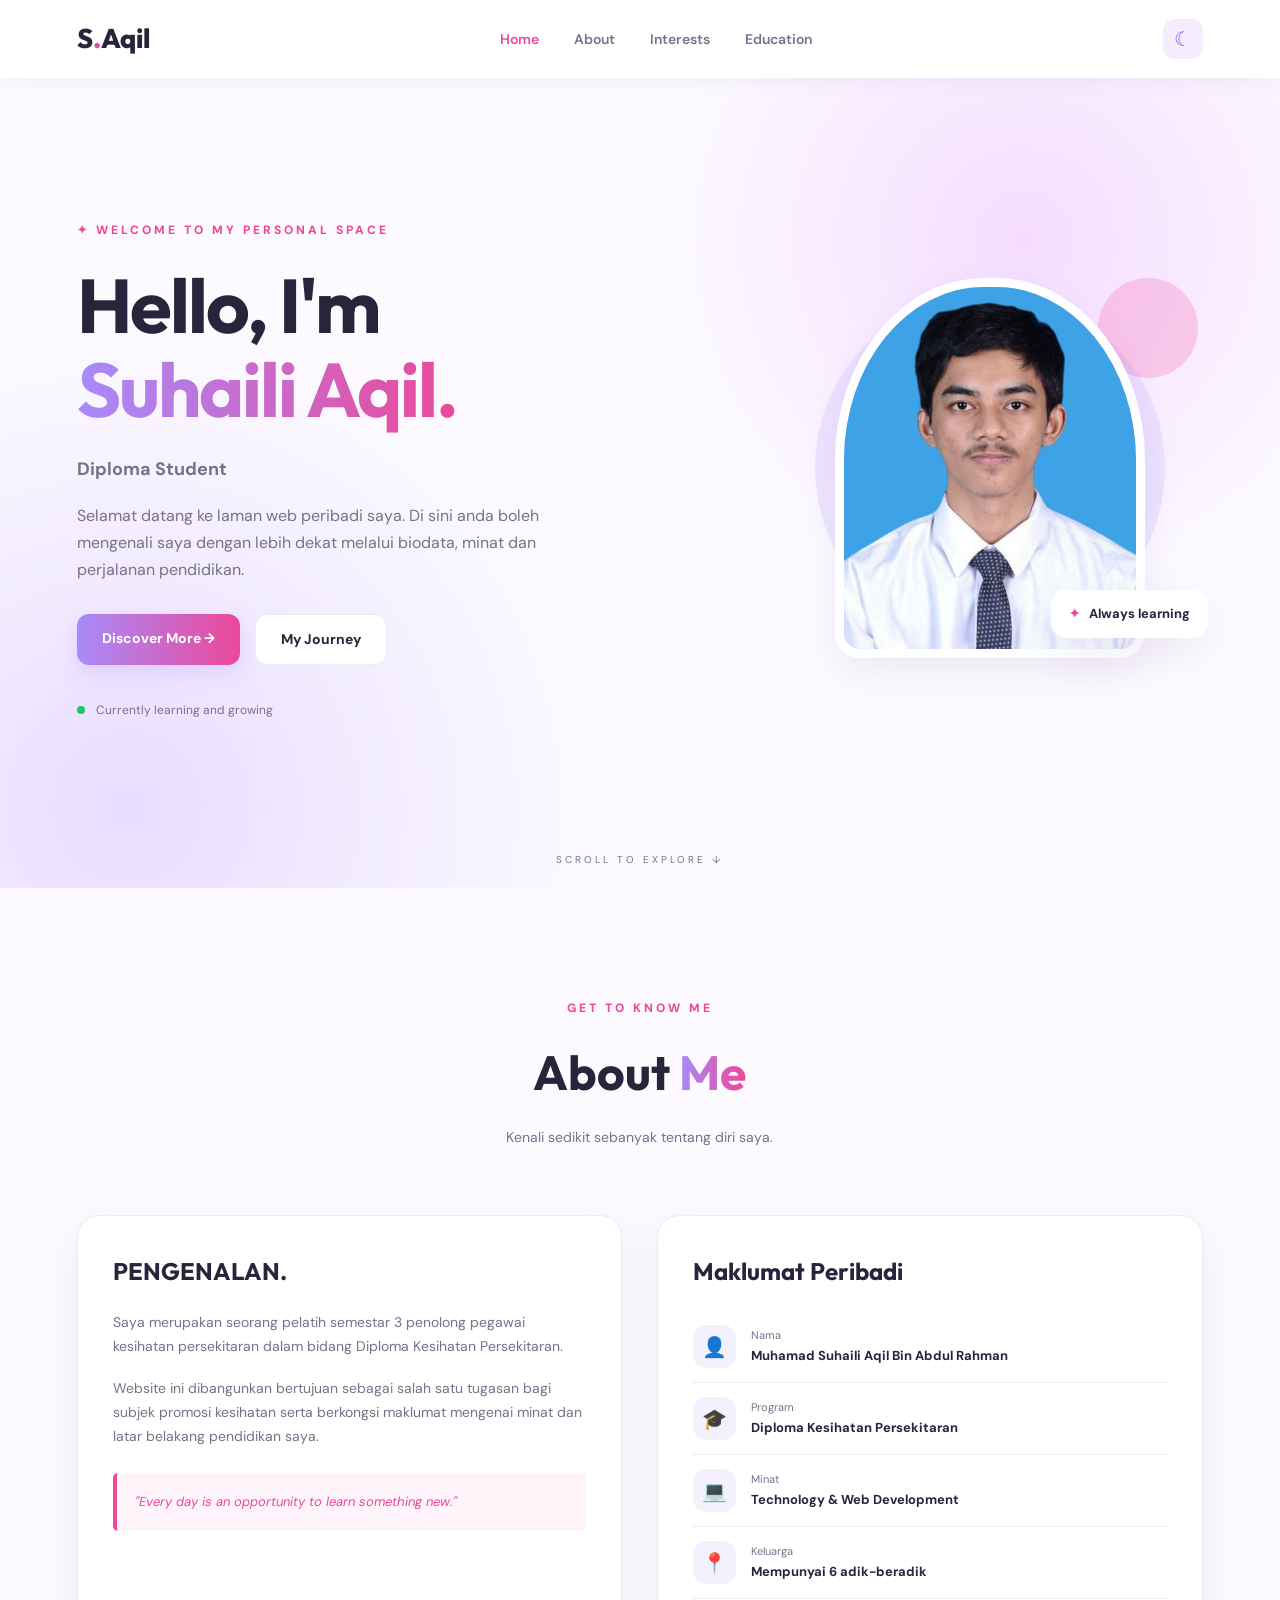
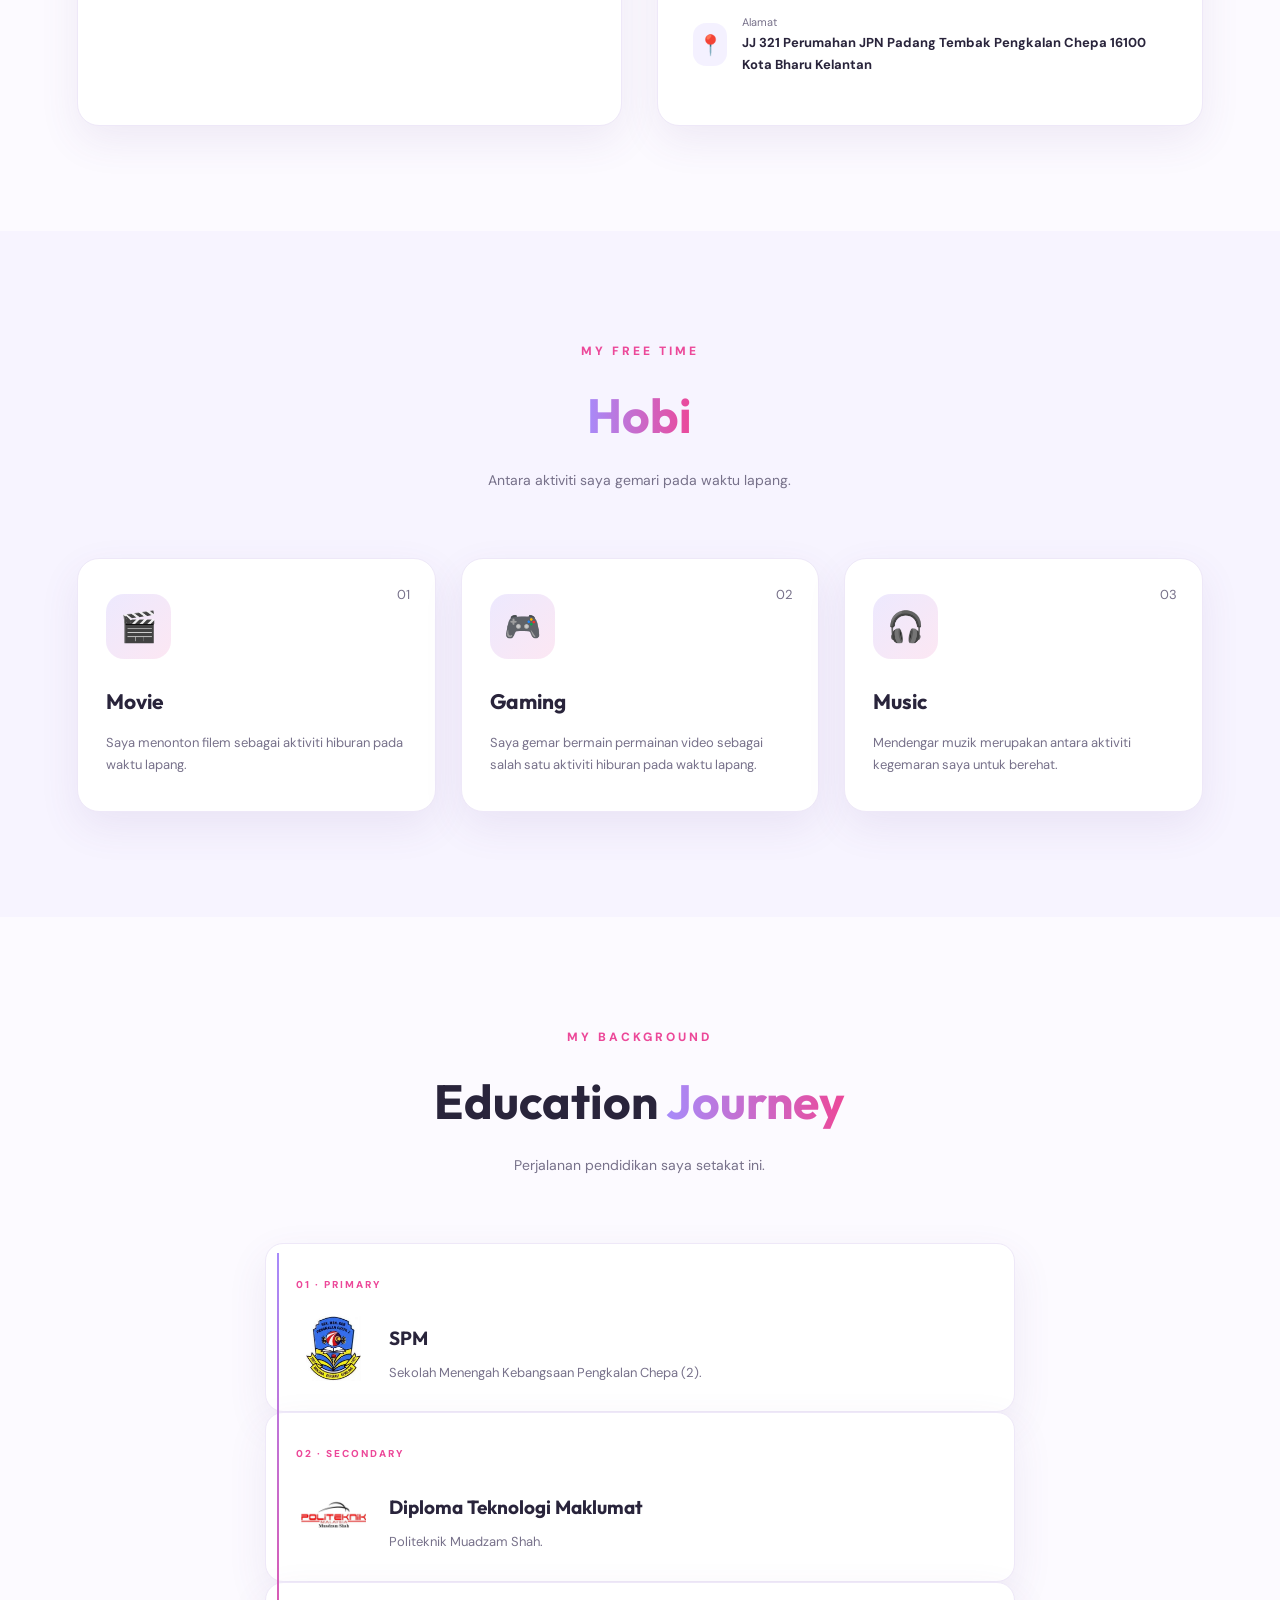
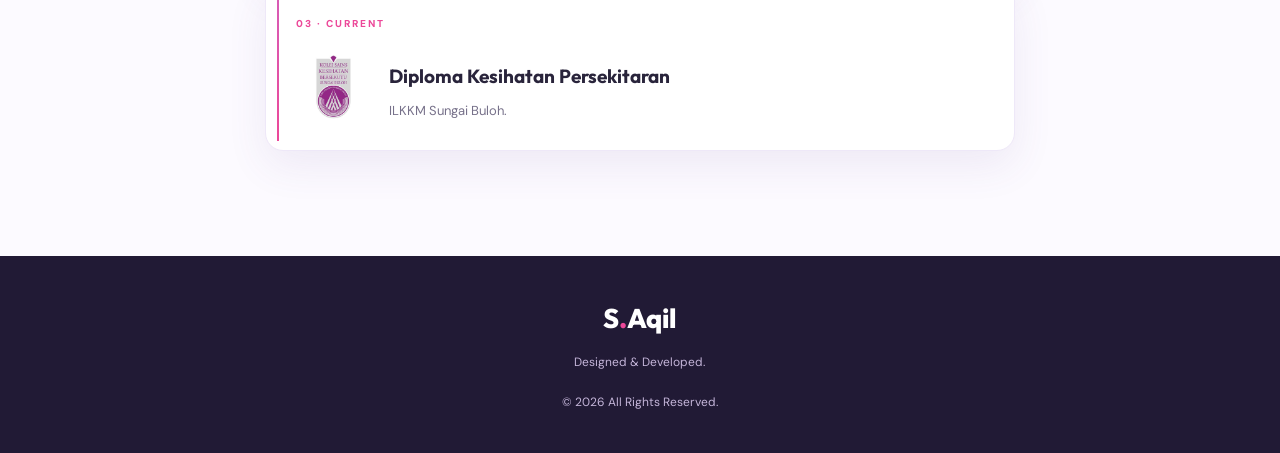
<file: index.html>
<!DOCTYPE html>
<html lang="ms">
<head>
    <meta charset="UTF-8">
    <meta name="viewport" content="width=device-width, initial-scale=1.0">

    <title>Suhaili Aqil | Personal Portfolio</title>

    <link rel="stylesheet" href="style.css">

    <!-- Google Fonts -->
    <link rel="preconnect" href="https://fonts.googleapis.com">
    <link rel="preconnect" href="https://fonts.gstatic.com" crossorigin>
    <link href="https://fonts.googleapis.com/css2?family=DM+Sans:wght@400;500;600;700;800&family=Outfit:wght@400;500;600;700;800&display=swap" rel="stylesheet">
</head>

<body>

<!-- NAVIGATION -->
<header class="header">
    <nav class="navbar container">

        <a href="#home" class="logo">
            S<span>.</span>Aqil
        </a>

        <button class="menu-toggle" id="menuToggle"
                aria-label="Buka menu" aria-expanded="false">
            ☰
        </button>

        <ul class="nav-links" id="navLinks">
            <li><a href="#home" class="nav-link active">Home</a></li>
            <li><a href="#about" class="nav-link">About</a></li>
            <li><a href="#hobbies" class="nav-link">Interests</a></li>
            <li><a href="#education" class="nav-link">Education</a></li>
        </ul>

        <button class="theme-toggle" id="themeToggle"
                aria-label="Tukar tema">
            ☾
        </button>

    </nav>
</header>


<!-- HERO SECTION -->
<section class="hero" id="home">

    <div class="hero-content container">

        <div class="hero-text reveal">

            <span class="eyebrow">
                ✦ WELCOME TO MY PERSONAL SPACE
            </span>

            <h1>
                Hello, I'm <br>
                <span>Suhaili Aqil.</span>
            </h1>

            <h2>Diploma Student</h2>

            <p>
                Selamat datang ke laman web peribadi saya.
                Di sini anda boleh mengenali saya dengan lebih
                dekat melalui biodata, minat dan perjalanan pendidikan.
            </p>

            <div class="hero-buttons">
                <a href="#about" class="btn primary-btn">
                    Discover More →
                </a>

                <a href="#education" class="btn secondary-btn">
                    My Journey
                </a>
            </div>

            <div class="hero-note">
                <span class="status-dot"></span>
                Currently learning and growing
            </div>

        </div>

        <div class="hero-visual reveal">

            <div class="decoration decoration-one"></div>
            <div class="decoration decoration-two"></div>

            <div class="profile-frame">

                <img src="images/student.jpg"
                     alt="Gambar profil Suhaili Aqil"
                     class="profile-image"
                     onerror="this.style.display='none'; this.nextElementSibling.style.display='flex';">

                <div class="profile-placeholder">
                    SA
                </div>

            </div>

            <div class="floating-card">
                <span>✦</span>
                Always learning
            </div>

        </div>

    </div>

    <a href="#about" class="scroll-indicator">
        SCROLL TO EXPLORE ↓
    </a>

</section>


<!-- ABOUT SECTION -->
<section class="section about-section" id="about">

    <div class="container">

        <div class="section-heading reveal">
            <span class="eyebrow">GET TO KNOW ME</span>
            <h2>About <span>Me</span></h2>
            <p>Kenali sedikit sebanyak tentang diri saya.</p>
        </div>

        <div class="about-grid">

            <div class="about-description reveal">

                <h3>PENGENALAN.</h3>

                <p>
                    Saya merupakan seorang pelatih semestar 3 penolong pegawai kesihatan persekitaran dalam bidang Diploma
                    Kesihatan Persekitaran.
                </p>

                <p>
                    Website ini dibangunkan bertujuan sebagai salah satu tugasan
                    bagi subjek promosi kesihatan serta berkongsi
                    maklumat mengenai minat dan latar belakang
                    pendidikan saya.
                </p>

                <div class="about-quote">
                    "Every day is an opportunity to learn something new."
                </div>

            </div>

            <div class="info-card reveal">

                <h3>Maklumat Peribadi</h3>

                <div class="info-item">
                    <span>👤</span>
                    <div>
                        <small>Nama</small>
                        <strong>Muhamad Suhaili Aqil Bin Abdul Rahman</strong>
                    </div>
                </div>

                <div class="info-item">
                    <span>🎓</span>
                    <div>
                        <small>Program</small>
                        <strong>Diploma Kesihatan Persekitaran</strong>
                    </div>
                </div>

                <div class="info-item">
                    <span>💻</span>
                    <div>
                        <small>Minat</small>
                        <strong>Technology & Web Development</strong>
                    </div>
                </div>
                <div class="info-item">
                    <span>📍</span>
                    <div>
                        <small>Keluarga</small>
                        <strong>Mempunyai 6 adik-beradik</strong>
                    </div>
                </div>
                <div class="info-item">
                    <span>📍</span>
                    <div>
                        <small>Alamat</small>
                        <strong>JJ 321 Perumahan JPN Padang Tembak Pengkalan Chepa 16100 Kota Bharu Kelantan</strong>
                    </div>
                </div>

            </div>

        </div>

    </div>

</section>


<!-- HOBBIES SECTION -->
<section class="section hobbies-section" id="hobbies">

    <div class="container">

        <div class="section-heading reveal">
            <span class="eyebrow">MY FREE TIME</span>
            <h2><span>Hobi</span></h2>
            <p>Antara aktiviti saya gemari pada waktu lapang.</p>
        </div>

        <div class="hobby-grid">

            <article class="hobby-card reveal">
                <div class="hobby-icon">🎬</div>
                <span class="card-number">01</span>
                <h3>Movie</h3>
                <p>
                    Saya menonton filem sebagai
                    aktiviti hiburan pada waktu lapang.
                </p>
            </article>

            <article class="hobby-card reveal">
                <div class="hobby-icon">🎮</div>
                <span class="card-number">02</span>
                <h3>Gaming</h3>
                <p>
                    Saya gemar bermain permainan video
                    sebagai salah satu aktiviti hiburan
                    pada waktu lapang.
                </p>
            </article>

            <article class="hobby-card reveal">
                <div class="hobby-icon">🎧</div>
                <span class="card-number">03</span>
                <h3>Music</h3>
                <p>
                    Mendengar muzik merupakan antara
                    aktiviti kegemaran saya untuk
                    berehat.
                </p>
            </article>

        </div>

    </div>

</section>


<!-- EDUCATION SECTION -->
<section class="section education-section" id="education">

    <div class="container">

        <div class="section-heading reveal">
            <span class="eyebrow">MY BACKGROUND</span>
            <h2>Education <span>Journey</span></h2>
            <p>Perjalanan pendidikan saya setakat ini.</p>
        </div>

        <div class="timeline">

            <div class="timeline-content">
                <span class="timeline-label">01 · PRIMARY</span>
            
                <div class="school-info">
                    <img src="images/smkpc2.jpg" alt="Logo sekolah rendah">
                    <div>
                        <h3>SPM</h3>
                        <p>Sekolah Menengah Kebangsaan Pengkalan Chepa (2).</p>
                    </div>
                </div>
            </div>

            <div class="timeline-content">
                <span class="timeline-label">02 · SECONDARY</span>
            
                <div class="school-info">
                    <img src="images/logopoli.jpg" alt="Logo poli">
                    <div>
                        <h3>Diploma Teknologi Maklumat</h3>
                        <p>Politeknik Muadzam Shah.</p>
                    </div>
                </div>
            </div>

            <div class="timeline-content">
                <span class="timeline-label">03 · CURRENT</span>
            
                <div class="school-info">
                    <img src="images/logoilkkm.jpg" alt="Logo ilkkm">
                    <div>
                        <h3>Diploma Kesihatan Persekitaran</h3>
                        <p>ILKKM Sungai Buloh.</p>
                    </div>
                </div>
            </div>

        </div>

    </div>

</section>


<!-- FOOTER -->
<footer class="footer">

    <div class="container footer-content">

        <a href="#home" class="logo">
            S<span>.</span>Aqil
        </a>

        <p>
            Designed & Developed.
        </p>

        <p class="copyright">
            © <span id="year"></span>
            All Rights Reserved.
        </p>

    </div>

</footer>


<!-- BACK TO TOP -->
<button id="backToTop" class="back-to-top"
        aria-label="Kembali ke atas">
    ↑
</button>

<script src="script.js"></script>

</body>
</html>
</file>
<file: style.css>
/* =================================
   1. GLOBAL SETTINGS
================================= */

:root {
    --primary: #a78bfa;
    --secondary: #f0abfc;
    --accent: #ec4899;
    --background: #fcfaff;
    --surface: #ffffff;
    --text: #29243b;
    --muted: #77718a;
    --border: #eee8f8;
    --shadow: 0 15px 40px rgba(95, 65, 140, 0.09);
}

* {
    margin: 0;
    padding: 0;
    box-sizing: border-box;
}

html {
    scroll-behavior: smooth;
    scroll-padding-top: 90px;
}

body {
    font-family: 'DM Sans', sans-serif;
    background: var(--background);
    color: var(--text);
    line-height: 1.7;
    transition: background 0.3s, color 0.3s;
}

.container {
    width: 88%;
    max-width: 1150px;
    margin: auto;
}

a {
    text-decoration: none;
    color: inherit;
}

button {
    font: inherit;
}


/* =================================
   2. DARK MODE
================================= */

body.dark-mode {
    --background: #171425;
    --surface: #231e35;
    --text: #f4efff;
    --muted: #b5abc9;
    --border: #38304c;
    --shadow: 0 15px 40px rgba(0, 0, 0, 0.2);
}


/* =================================
   3. NAVIGATION
================================= */

.header {
    position: sticky;
    top: 0;
    z-index: 1000;
    background: var(--surface);
    box-shadow: 0 3px 20px rgba(50, 30, 80, 0.05);
}

.navbar {
    min-height: 78px;
    display: flex;
    align-items: center;
    justify-content: space-between;
}

.logo {
    font-family: 'Outfit', sans-serif;
    font-size: 27px;
    font-weight: 800;
    color: var(--text);
}

.logo span {
    color: var(--accent);
}

.nav-links {
    display: flex;
    align-items: center;
    gap: 35px;
    list-style: none;
}

.nav-link {
    color: var(--muted);
    font-size: 14px;
    font-weight: 600;
    transition: 0.3s;
}

.nav-link:hover,
.nav-link.active {
    color: var(--accent);
}

.theme-toggle,
.menu-toggle {
    border: none;
    cursor: pointer;
    background: #f4edff;
    color: #8b5cf6;
    width: 40px;
    height: 40px;
    border-radius: 12px;
    font-size: 20px;
}

body.dark-mode .theme-toggle,
body.dark-mode .menu-toggle {
    background: #39304e;
    color: #f0abfc;
}

.menu-toggle {
    display: none;
}


/* =================================
   4. HERO SECTION
================================= */

.hero {
    min-height: 680px;
    min-height: 90vh;
    position: relative;
    display: flex;
    align-items: center;
    overflow: hidden;

    background:
        radial-gradient(circle at 80% 20%, #f5dcff 0, transparent 30%),
        radial-gradient(circle at 10% 90%, #e8ddff 0, transparent 35%),
        var(--background);
}

body.dark-mode .hero {
    background:
        radial-gradient(circle at 80% 20%, #39244d 0, transparent 30%),
        radial-gradient(circle at 10% 90%, #292144 0, transparent 35%),
        var(--background);
}

.hero-content {
    display: grid;
    grid-template-columns: 1.2fr 0.8fr;
    align-items: center;
    gap: 60px;
    padding-top: 70px;
    padding-bottom: 100px;
}

.eyebrow {
    color: var(--accent);
    font-size: 12px;
    letter-spacing: 3px;
    font-weight: 800;
}

.hero h1 {
    font-family: 'Outfit', sans-serif;
    font-size: clamp(45px, 6vw, 76px);
    line-height: 1.1;
    margin: 22px 0;
    letter-spacing: -2px;
}

.hero h1 span,
.section-heading h2 span {
    background: linear-gradient(90deg, #a78bfa, #ec4899);
    background-clip: text;
    -webkit-background-clip: text;
    color: transparent;
}

.hero h2 {
    font-size: 18px;
    color: var(--muted);
    margin-bottom: 18px;
}

.hero-text > p {
    color: var(--muted);
    max-width: 530px;
    margin-bottom: 30px;
}

.hero-buttons {
    display: flex;
    flex-wrap: wrap;
    gap: 15px;
}

.btn {
    padding: 13px 25px;
    border-radius: 12px;
    font-size: 14px;
    font-weight: 700;
    transition: 0.3s;
}

.primary-btn {
    background: linear-gradient(90deg, #a78bfa, #ec4899);
    color: white;
    box-shadow: 0 8px 20px rgba(167, 139, 250, 0.25);
}

.secondary-btn {
    border: 1px solid var(--border);
    color: var(--text);
    background: var(--surface);
}

.btn:hover {
    transform: translateY(-4px);
}

.hero-note {
    margin-top: 35px;
    font-size: 12px;
    color: var(--muted);
}

.status-dot {
    display: inline-block;
    width: 8px;
    height: 8px;
    background: #22c55e;
    border-radius: 50%;
    margin-right: 8px;
}


/* =================================
   5. PROFILE IMAGE
================================= */

.hero-visual {
    display: flex;
    justify-content: center;
    align-items: center;
    position: relative;
    min-height: 400px;
}

.profile-frame {
    width: 310px;
    height: 380px;
    position: relative;
    z-index: 2;
    overflow: hidden;
    border-radius: 48% 48% 25px 25px;
    border: 9px solid var(--surface);
    box-shadow: var(--shadow);
    background: linear-gradient(135deg, #c4b5fd, #fbcfe8);
}

.profile-image {
    width: 100%;
    height: 100%;
    object-fit: cover;
}

.profile-placeholder {
    display: none;
    position: absolute;
    inset: 0;
    align-items: center;
    justify-content: center;
    font-family: 'Outfit', sans-serif;
    font-size: 75px;
    font-weight: 800;
    color: white;
}

.decoration {
    position: absolute;
    border-radius: 50%;
}

.decoration-one {
    width: 350px;
    height: 350px;
    background: rgba(196, 181, 253, 0.25);
}

.decoration-two {
    width: 100px;
    height: 100px;
    background: rgba(244, 114, 182, 0.3);
    top: 10px;
    right: 5px;
}

.floating-card {
    position: absolute;
    bottom: 30px;
    right: -5px;
    z-index: 3;
    padding: 13px 18px;
    background: var(--surface);
    border-radius: 15px;
    box-shadow: var(--shadow);
    font-size: 13px;
    font-weight: 700;
}

.floating-card span {
    color: var(--accent);
    margin-right: 6px;
}

.scroll-indicator {
    position: absolute;
    bottom: 20px;
    left: 50%;
    transform: translateX(-50%);
    font-size: 10px;
    letter-spacing: 3px;
    color: var(--muted);
}


/* =================================
   6. GENERAL SECTIONS
================================= */

.section {
    padding: 105px 0;
}

.section-heading {
    text-align: center;
    margin-bottom: 65px;
}

.section-heading h2 {
    font-family: 'Outfit', sans-serif;
    font-size: clamp(35px, 5vw, 48px);
    margin: 12px 0;
}

.section-heading p {
    color: var(--muted);
    font-size: 14px;
}


/* =================================
   7. ABOUT SECTION
================================= */

.about-grid {
    display: grid;
    grid-template-columns: 1fr 1fr;
    gap: 35px;
    align-items: stretch;
}

.about-description,
.info-card {
    background: var(--surface);
    border: 1px solid var(--border);
    padding: 35px;
    border-radius: 22px;
    box-shadow: var(--shadow);
}

.about-description h3,
.info-card h3 {
    font-family: 'Outfit', sans-serif;
    font-size: 24px;
    margin-bottom: 20px;
}

.about-description p {
    color: var(--muted);
    font-size: 14px;
    margin-bottom: 18px;
}

.about-quote {
    margin-top: 25px;
    padding: 18px;
    border-left: 4px solid var(--accent);
    background: rgba(236, 72, 153, 0.06);
    border-radius: 5px;
    color: var(--accent);
    font-size: 13px;
    font-style: italic;
}

.info-item {
    display: flex;
    align-items: center;
    gap: 15px;
    padding: 14px 0;
    border-bottom: 1px solid var(--border);
}

.info-item:last-child {
    border-bottom: none;
}

.info-item > span {
    width: 43px;
    height: 43px;
    display: flex;
    align-items: center;
    justify-content: center;
    border-radius: 13px;
    background: rgba(167, 139, 250, 0.12);
    font-size: 20px;
}

.info-item div {
    display: flex;
    flex-direction: column;
}

.info-item small {
    color: var(--muted);
    font-size: 11px;
}

.info-item strong {
    font-size: 13px;
}


/* =================================
   8. HOBBIES SECTION
================================= */

.hobbies-section {
    background: rgba(167, 139, 250, 0.055);
}

body.dark-mode .hobbies-section {
    background: rgba(167, 139, 250, 0.04);
}

.hobby-grid {
    display: grid;
    grid-template-columns: repeat(3, 1fr);
    gap: 25px;
}

.hobby-card {
    position: relative;
    padding: 35px 28px;
    background: var(--surface);
    border: 1px solid var(--border);
    border-radius: 22px;
    box-shadow: var(--shadow);
    transition: 0.35s;
    overflow: hidden;
}

.hobby-card:hover {
    transform: translateY(-10px);
    border-color: var(--secondary);
}

.hobby-icon {
    width: 65px;
    height: 65px;
    display: flex;
    align-items: center;
    justify-content: center;
    background: linear-gradient(135deg, #ede9fe, #fce7f3);
    border-radius: 18px;
    font-size: 30px;
    margin-bottom: 25px;
}

.card-number {
    position: absolute;
    right: 25px;
    top: 25px;
    font-size: 13px;
    color: var(--muted);
}

.hobby-card h3 {
    font-family: 'Outfit', sans-serif;
    font-size: 21px;
    margin-bottom: 12px;
}

.hobby-card p {
    font-size: 13px;
    color: var(--muted);
}


/* =================================
   9. EDUCATION TIMELINE
================================= */

.timeline {
    max-width: 750px;
    margin: auto;
    position: relative;
}

.timeline::before {
    content: "";
    position: absolute;
    left: 12px;
    top: 10px;
    bottom: 10px;
    width: 2px;
    background: linear-gradient(#a78bfa, #ec4899);
}

.timeline-item {
    position: relative;
    padding-left: 55px;
    margin-bottom: 35px;
}

.timeline-dot {
    position: absolute;
    left: 4px;
    top: 8px;
    width: 18px;
    height: 18px;
    background: var(--surface);
    border: 5px solid var(--accent);
    border-radius: 50%;
    z-index: 2;
}

.timeline-content {
    padding: 25px 30px;
    background: var(--surface);
    border: 1px solid var(--border);
    border-radius: 18px;
    box-shadow: var(--shadow);
}

.timeline-label {
    font-size: 10px;
    font-weight: 800;
    letter-spacing: 2px;
    color: var(--accent);
}

.timeline-content h3 {
    font-family: 'Outfit', sans-serif;
    font-size: 19px;
    margin: 8px 0;
}

.timeline-content p {
    font-size: 13px;
    color: var(--muted);
}


/* =================================
   10. FOOTER
================================= */

.footer {
    background: #211a35;
    color: white;
    padding: 40px 0;
}

.footer-content {
    display: flex;
    flex-direction: column;
    align-items: center;
    gap: 10px;
    text-align: center;
}

.footer .logo {
    color: white;
}

.footer-content p {
    font-size: 12px;
    color: #c4b5d9;
}

.copyright {
    margin-top: 10px;
}


/* =================================
   11. BACK TO TOP
================================= */

.back-to-top {
    position: fixed;
    bottom: 25px;
    right: 25px;
    width: 45px;
    height: 45px;
    border: none;
    border-radius: 14px;
    background: linear-gradient(135deg, #a78bfa, #ec4899);
    color: white;
    font-size: 23px;
    cursor: pointer;
    box-shadow: var(--shadow);
    opacity: 0;
    visibility: hidden;
    transition: 0.3s;
    z-index: 900;
}

.back-to-top.show {
    opacity: 1;
    visibility: visible;
}


/* =================================
   12. SCROLL ANIMATION
================================= */

.reveal {
    opacity: 0;
    transform: translateY(30px);
    transition: opacity 0.8s ease, transform 0.8s ease;
}

.reveal.visible {
    opacity: 1;
    transform: translateY(0);
}


/* =================================
   13. MOBILE RESPONSIVE
================================= */

@media (max-width: 850px) {

    .hero-content {
        grid-template-columns: 1fr;
        text-align: center;
        gap: 25px;
    }

    .hero-text > p {
        margin-left: auto;
        margin-right: auto;
    }

    .hero-buttons {
        justify-content: center;
    }

    .hero-visual {
        min-height: 400px;
    }

    .about-grid {
        grid-template-columns: 1fr;
    }

    .hobby-grid {
        grid-template-columns: 1fr 1fr;
    }

    .floating-card {
        right: 5%;
    }
}

@media (max-width: 600px) {

    .container {
        width: 90%;
    }

    .navbar {
        min-height: 70px;
    }

    .menu-toggle {
        display: block;
        margin-left: auto;
        margin-right: 12px;
    }

    .nav-links {
        display: none;
        position: absolute;
        top: 70px;
        left: 0;
        width: 100%;
        padding: 25px;
        background: var(--surface);
        flex-direction: column;
        gap: 22px;
        box-shadow: var(--shadow);
    }

    .nav-links.open {
        display: flex;
    }

    .hero {
        min-height: auto;
    }

    .hero-content {
        padding-top: 75px;
        padding-bottom: 100px;
    }

    .hero h1 {
        font-size: 48px;
    }

    .hero h2 {
        font-size: 15px;
    }

    .profile-frame {
        width: 250px;
        height: 310px;
    }

    .hero-visual {
        min-height: 350px;
    }

    .section {
        padding: 75px 0;
    }

    .section-heading {
        margin-bottom: 40px;
    }

    .hobby-grid {
        grid-template-columns: 1fr;
    }

    .about-description,
    .info-card {
        padding: 25px;
    }

    .scroll-indicator {
        font-size: 9px;
        white-space: nowrap;
    }
}

/* Respect reduced-motion preferences */
@media (prefers-reduced-motion: reduce) {
    html {
        scroll-behavior: auto;
    }

    *, *::before, *::after {
        transition-duration: 0.01ms !important;
        animation-duration: 0.01ms !important;
    }
}

.school-info {
    display: flex;
    align-items: center;
    gap: 18px;
    margin-top: 15px;
}

.school-info img {
    width: 75px;
    height: 75px;
    object-fit: contain;
    border-radius: 12px;
    background: white;
    padding: 5px;
}

.school-info h3 {
    margin-bottom: 8px;
}

.school-info p {
    margin: 0;
}
</file>
